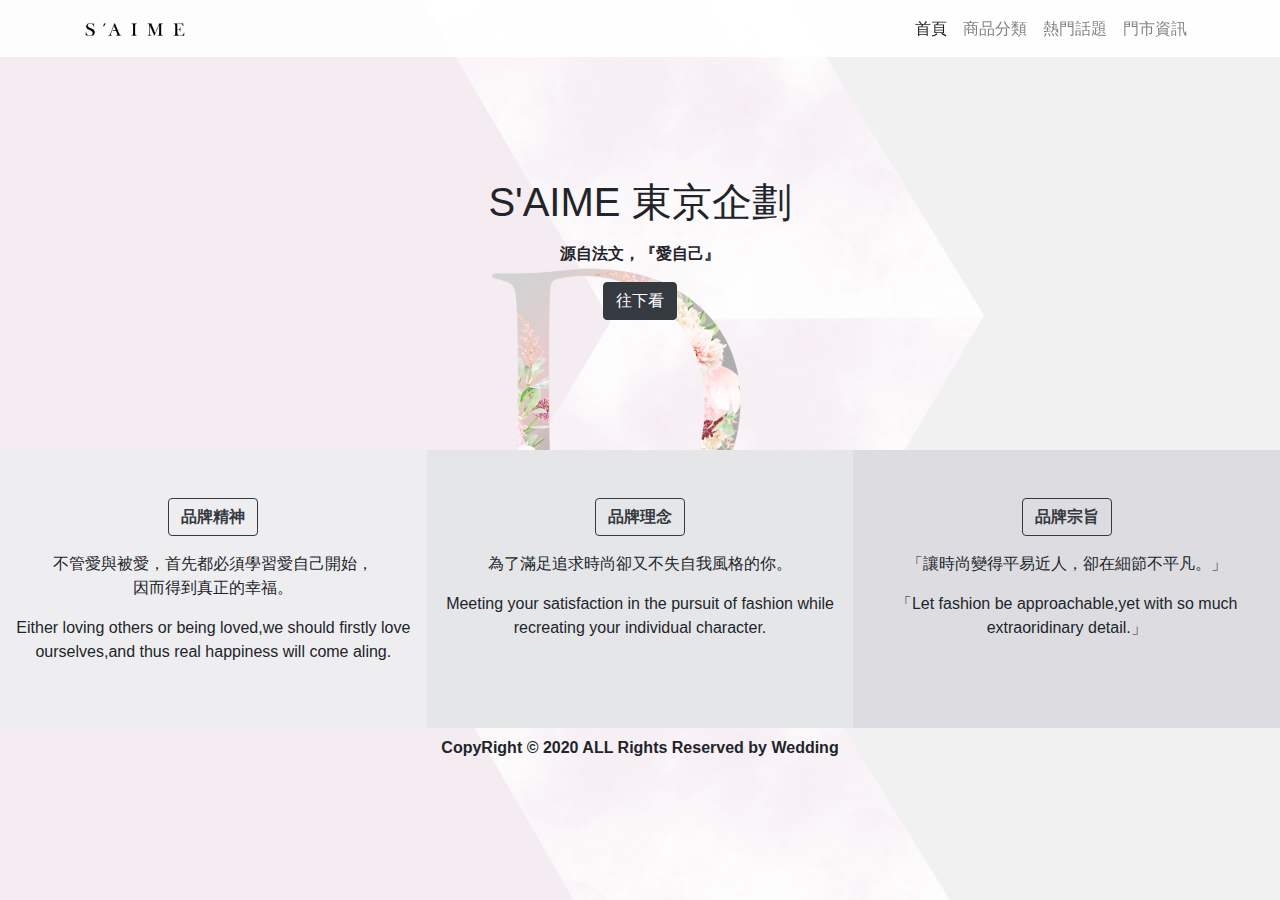
<file: index.html>
<!DOCTYPE html>
<html lang="en">
  <head>
    <title>S'AIME</title>
    <!-- Required meta tags -->
    <meta charset="utf-8" />
    <meta
      name="viewport"
      content="width=device-width, initial-scale=1, shrink-to-fit=no"
    />
    <link rel="stylesheet" href="css/index.css">
    <!-- Bootstrap CSS -->
    <link
      rel="stylesheet"
      href="https://stackpath.bootstrapcdn.com/bootstrap/4.3.1/css/bootstrap.min.css"
      integrity="sha384-ggOyR0iXCbMQv3Xipma34MD+dH/1fQ784/j6cY/iJTQUOhcWr7x9JvoRxT2MZw1T"
      crossorigin="anonymous"
    />
    <!-- Optional JavaScript -->
    <!-- jQuery first, then Popper.js, then Bootstrap JS -->
    <script
      src="https://code.jquery.com/jquery-3.3.1.slim.min.js"
      integrity="sha384-q8i/X+965DzO0rT7abK41JStQIAqVgRVzpbzo5smXKp4YfRvH+8abtTE1Pi6jizo"
      crossorigin="anonymous"
    ></script>
    <script
      src="https://cdnjs.cloudflare.com/ajax/libs/popper.js/1.14.7/umd/popper.min.js"
      integrity="sha384-UO2eT0CpHqdSJQ6hJty5KVphtPhzWj9WO1clHTMGa3JDZwrnQq4sF86dIHNDz0W1"
      crossorigin="anonymous"
    ></script>
    <script
      src="https://stackpath.bootstrapcdn.com/bootstrap/4.3.1/js/bootstrap.min.js"
      integrity="sha384-JjSmVgyd0p3pXB1rRibZUAYoIIy6OrQ6VrjIEaFf/nJGzIxFDsf4x0xIM+B07jRM"
      crossorigin="anonymous"
    ></script>
  </head>
  <body>
    <header>
      <nav class="navbar navbar-expand-lg navbar-light fixed-top">
        <div class="container">
            <a class="navbar-brand" href="#"><img src="images/logo.png" style="width: 100px;"></a>
            <button class="navbar-toggler" type="button" data-toggle="collapse" data-target="#navbarNav" aria-controls="navbarNav" aria-expanded="false" aria-label="Toggle navigation">
                <span class="navbar-toggler-icon"></span>
            </button>
            <div class="collapse navbar-collapse" id="navbarNav">
              <ul class="navbar-nav ml-auto">
                  <li class="nav-item active">
                    <a class="nav-link active" href="index.html">首頁</a>
                  </li>
                  <li class="nav-item">
                    <a class="nav-link" href="product.html">商品分類</a>
                  </li>
                  <li class="nav-item">
                    <a class="nav-link" href="hot.html">熱門話題</a>
                  </li>
                  <li class="nav-item">
                    <a class="nav-link" href="store.html">門市資訊</a>
                  </li>
              </ul>
            </div>
        </div>
      </nav>
    </header>
    <div id="banner">
      <div class="row no-gutters justify-content-center align-items-center">
        <div class="col-lg-6 text-center">
          <h1 class="mt-5">S'AIME 東京企劃</h1>
          <p class="mt-3" style="font-weight: bold;">源自法文，『愛自己』</p>
          <a href="#" class="btn btn-dark">往下看</a>
        </div>
      </div>
    </div>
    <div id="content" class="container-fluid">
      <div class="row text-center">
        <div class="col-lg py-5">
          <button type="button" class="btn btn-outline-dark" style="font-weight: bold;">品牌精神</button>
          <p class="mt-3">不管愛與被愛，首先都必須學習愛自己開始，<br>因而得到真正的幸福。</p>
          <p class=" mt-3">Either loving others or being loved,we should firstly love ourselves,and thus real happiness will come aling.</p>
        </div>
        <div class="col-lg py-5">
          <button type="button" class="btn btn-outline-dark" style="font-weight: bold;">品牌理念</button>
          <p class="mt-3">為了滿足追求時尚卻又不失自我風格的你。</p>
          <p class="mt-3">Meeting your satisfaction in the pursuit of fashion while recreating your individual character.</p>
        </div>
        <div class="col-lg py-5">
          <button type="button" class="btn btn-outline-dark" style="font-weight: bold;">品牌宗旨</button>
          <p class="mt-3">「讓時尚變得平易近人，卻在細節不平凡。」</p>
          <p class="mt-3">「Let fashion be approachable,yet with so much extraoridinary detail.」</p>
        </div>
      </div>
    </div>
    <footer class="text-center py-2" style="font-weight: bold;">
        CopyRight © 2020 ALL Rights Reserved by Wedding
    </footer>
  </body>
</html>
</file>
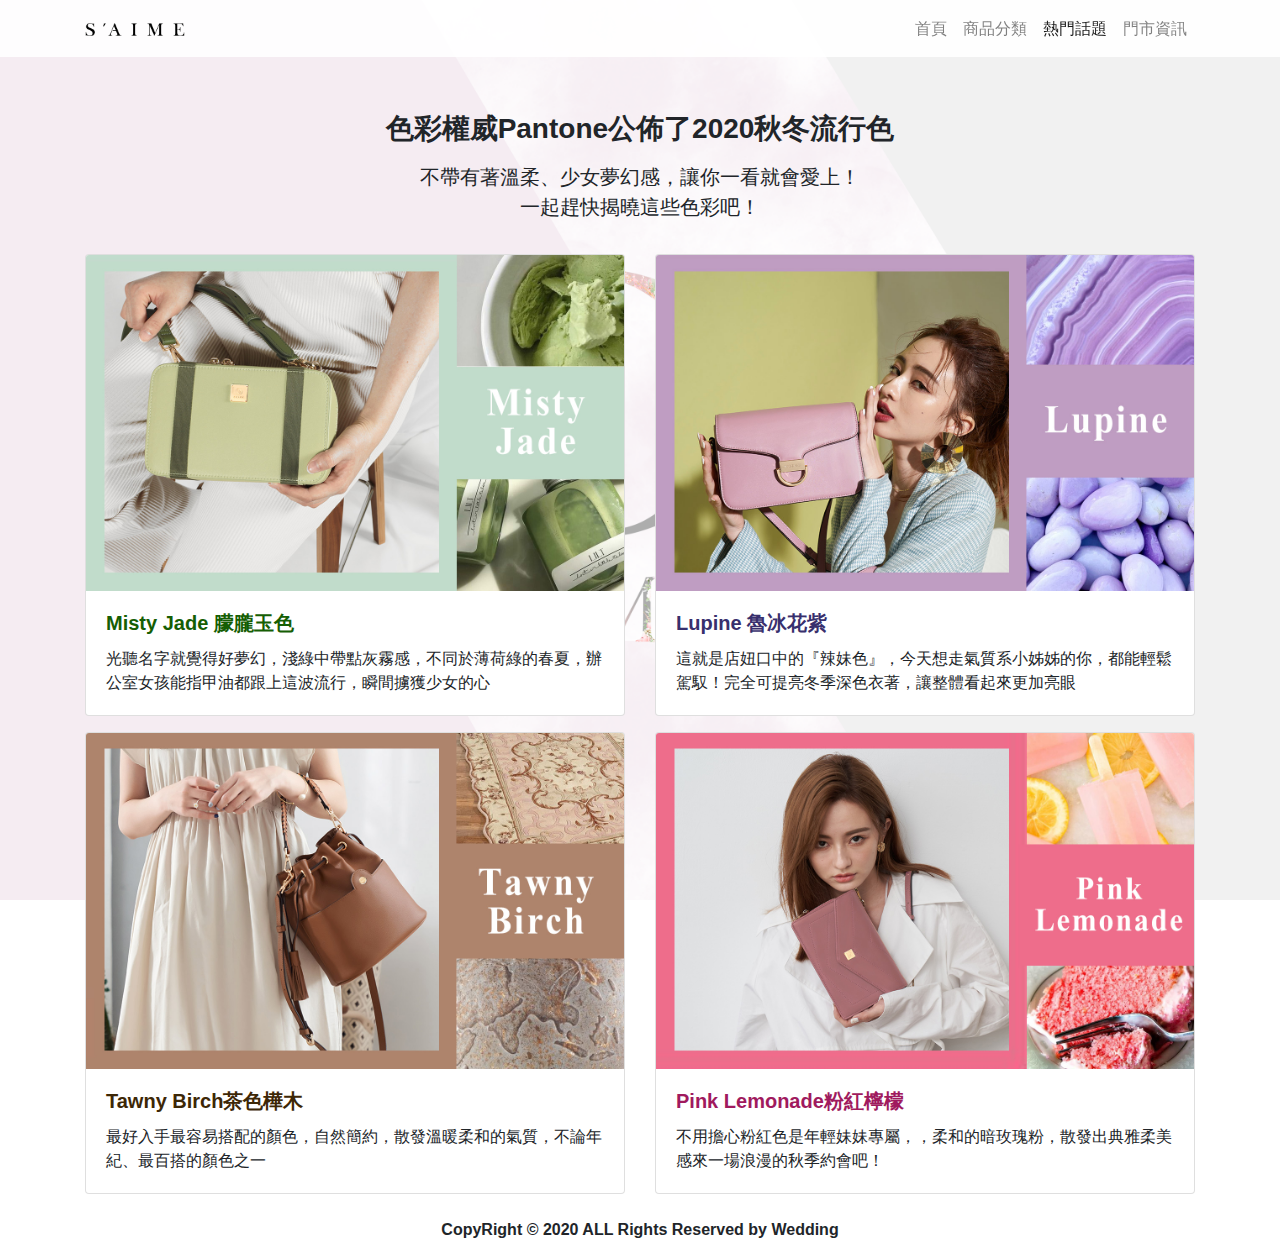
<file: hot.html>
<!DOCTYPE html>
<html lang="en">
  <head>
    <title>S'AIME</title>
    <!-- Required meta tags -->
    <meta charset="utf-8" />
    <meta
      name="viewport"
      content="width=device-width, initial-scale=1, shrink-to-fit=no"
    />
    <link rel="stylesheet" href="css/hot.css">
    <!-- Bootstrap CSS -->
    <link
      rel="stylesheet"
      href="https://stackpath.bootstrapcdn.com/bootstrap/4.3.1/css/bootstrap.min.css"
      integrity="sha384-ggOyR0iXCbMQv3Xipma34MD+dH/1fQ784/j6cY/iJTQUOhcWr7x9JvoRxT2MZw1T"
      crossorigin="anonymous"
    />
    <!-- Optional JavaScript -->
    <!-- jQuery first, then Popper.js, then Bootstrap JS -->
    <script
      src="https://code.jquery.com/jquery-3.3.1.slim.min.js"
      integrity="sha384-q8i/X+965DzO0rT7abK41JStQIAqVgRVzpbzo5smXKp4YfRvH+8abtTE1Pi6jizo"
      crossorigin="anonymous"
    ></script>
    <script
      src="https://cdnjs.cloudflare.com/ajax/libs/popper.js/1.14.7/umd/popper.min.js"
      integrity="sha384-UO2eT0CpHqdSJQ6hJty5KVphtPhzWj9WO1clHTMGa3JDZwrnQq4sF86dIHNDz0W1"
      crossorigin="anonymous"
    ></script>
    <script
      src="https://stackpath.bootstrapcdn.com/bootstrap/4.3.1/js/bootstrap.min.js"
      integrity="sha384-JjSmVgyd0p3pXB1rRibZUAYoIIy6OrQ6VrjIEaFf/nJGzIxFDsf4x0xIM+B07jRM"
      crossorigin="anonymous"
    ></script>
  </head>
  <header>
      <nav class="navbar navbar-expand-lg navbar-light fixed-top">
        <div class="container">
            <a class="navbar-brand" href="#"><img src="images/logo.png" style="width: 100px;"></a>
            <button class="navbar-toggler" type="button" data-toggle="collapse" data-target="#navbarNav" aria-controls="navbarNav" aria-expanded="false" aria-label="Toggle navigation">
                <span class="navbar-toggler-icon"></span>
            </button>
            <div class="collapse navbar-collapse" id="navbarNav">
              <ul class="navbar-nav ml-auto">
                  <li class="nav-item">
                    <a class="nav-link" href="index.html">首頁</a>
                  </li>
                  <li class="nav-item">
                    <a class="nav-link" href="product.html">商品分類</a>
                  </li>
                  <li class="nav-item active">
                    <a class="nav-link" href="hot.html">熱門話題</a>
                  </li>
                  <li class="nav-item">
                    <a class="nav-link" href="store.html">門市資訊</a>
                  </li>
              </ul>
            </div>
        </div>
      </nav> 
  </header>
  <div class="container mt-3" id="banner"></div>
  <div class="container my-3 d-flex justify-content-center">
    <div class="row">
        <div class="col-lg mt-5">
          <h4 class="mt-5" style="font-weight:bold;font-size:28px;">色彩權威Pantone公佈了2020秋冬流行色</h4>
          <p class="text-center my-3" style="font-size:20px;">不帶有著溫柔、少女夢幻感，讓你一看就會愛上！<br>一起趕快揭曉這些色彩吧！</p>
        </div>
    </div>
  </div>
  <div class="container">
      <div class="row d-flex justify-content-center">
          <div class="col-sm-6 col-md-6 mb-3">
            <div class="card align-self-center">
                <img src="images/green.jpg" class="card-img-top">
                <div class="card-body">
                  <h6 class="card-title" style="color:rgb(21, 94, 3); font-weight:bold;font-size:20px;">Misty Jade 朦朧玉色</h6>
                  <p class="card-text">光聽名字就覺得好夢幻，淺綠中帶點灰霧感，不同於薄荷綠的春夏，辦公室女孩能指甲油都跟上這波流行，瞬間擄獲少女的心</p>
                </div>
              </div>
          </div>
          <div class="col-sm-6 col-md-6 mb-3">
            <div class="card">
                <img src="images/prurple.jpg" class="card-img-top">
                <div class="card-body">
                    <h6 class="card-title" style="color:rgb(56, 47, 109); font-weight:bold;font-size:20px;">Lupine 魯冰花紫</h6>
                    <p class="card-text">這就是店妞口中的『辣妹色』，今天想走氣質系小姊姊的你，都能輕鬆駕馭！完全可提亮冬季深色衣著，讓整體看起來更加亮眼</p>
                </div>
            </div>
          </div>
          <div class="col-sm-6 col-md-6 mb-3">
            <div class="card">
                <img src="images/brown.jpg" class="card-img-top">
                <div class="card-body">
                    <h6 class="card-title" style="color:rgb(61, 39, 6); font-weight:bold;font-size:20px;">Tawny Birch茶色樺木</h6>
                    <p class="card-text">最好入手最容易搭配的顏色，自然簡約，散發溫暖柔和的氣質，不論年紀、最百搭的顏色之一</p>
                </div>
            </div>
          </div>
          <div class="col-sm-6 col-md-6 mb-3">
            <div class="card">
                <img src="images/pink.jpg" class="card-img-top">
                <div class="card-body">
                    <h6 class="card-title" style="color:rgb(160, 26, 94); font-weight:bold;font-size:20px;">Pink Lemonade粉紅檸檬</h6>
                    <p class="card-text">不用擔心粉紅色是年輕妹妹專屬，，柔和的暗玫瑰粉，散發出典雅柔美感來一場浪漫的秋季約會吧！</p>
                </div>
            </div>
          </div>
        </div>
    </div>
    <footer class="text-center py-2">
        CopyRight © 2020 ALL Rights Reserved by Wedding
    </footer>
</html>
</file>
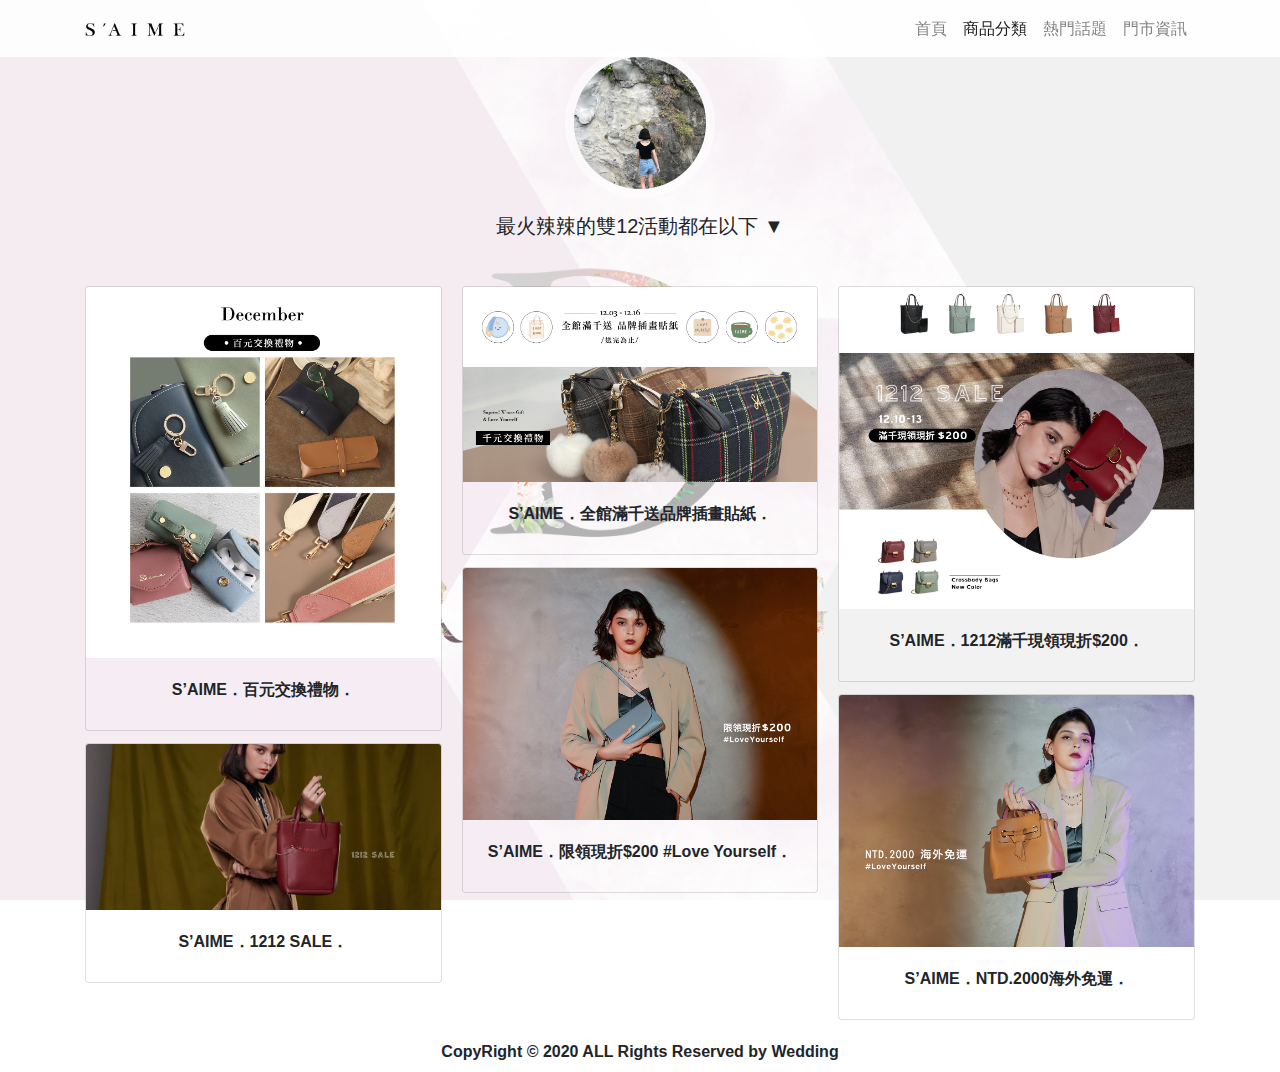
<file: product.html>
<!DOCTYPE html>
<html lang="en">
  <head>
    <title>S'AIME</title>
    <!-- Required meta tags -->
    <meta charset="utf-8" />
    <meta
      name="viewport"
      content="width=device-width, initial-scale=1, shrink-to-fit=no"
    />
    <link rel="stylesheet" href="css/product.css">
    <!-- Bootstrap CSS -->
    <link
      rel="stylesheet"
      href="https://stackpath.bootstrapcdn.com/bootstrap/4.3.1/css/bootstrap.min.css"
      integrity="sha384-ggOyR0iXCbMQv3Xipma34MD+dH/1fQ784/j6cY/iJTQUOhcWr7x9JvoRxT2MZw1T"
      crossorigin="anonymous"
    />
    <!-- Optional JavaScript -->
    <!-- jQuery first, then Popper.js, then Bootstrap JS -->
    <script
      src="https://code.jquery.com/jquery-3.3.1.slim.min.js"
      integrity="sha384-q8i/X+965DzO0rT7abK41JStQIAqVgRVzpbzo5smXKp4YfRvH+8abtTE1Pi6jizo"
      crossorigin="anonymous"
    ></script>
    <script
      src="https://cdnjs.cloudflare.com/ajax/libs/popper.js/1.14.7/umd/popper.min.js"
      integrity="sha384-UO2eT0CpHqdSJQ6hJty5KVphtPhzWj9WO1clHTMGa3JDZwrnQq4sF86dIHNDz0W1"
      crossorigin="anonymous"
    ></script>
    <script
      src="https://stackpath.bootstrapcdn.com/bootstrap/4.3.1/js/bootstrap.min.js"
      integrity="sha384-JjSmVgyd0p3pXB1rRibZUAYoIIy6OrQ6VrjIEaFf/nJGzIxFDsf4x0xIM+B07jRM"
      crossorigin="anonymous"
    ></script>
  </head>
  <body>
    <header>
    <nav class="navbar navbar-expand-lg navbar-light fixed-top">
      <div class="container">
          <a class="navbar-brand" href="#"><img src="images/logo.png" style="width: 100px;"></a>
          <button class="navbar-toggler" type="button" data-toggle="collapse" data-target="#navbarNav" aria-controls="navbarNav" aria-expanded="false" aria-label="Toggle navigation">
              <span class="navbar-toggler-icon"></span>
          </button>
          <div class="collapse navbar-collapse" id="navbarNav">
            <ul class="navbar-nav ml-auto">
                <li class="nav-item">
                  <a class="nav-link" href="index.html">首頁</a>
                </li>
                <li class="nav-item active">
                  <a class="nav-link" href="product.html">商品分類</a>
                </li>
                <li class="nav-item">
                  <a class="nav-link" href="hot.html">熱門話題</a>
                </li>
                <li class="nav-item">
                  <a class="nav-link" href="store.html">門市資訊</a>
                </li>
            </ul>
          </div>
      </div>
    </nav>
        <img src="images/avatar.jpg" class="mt-5 rounded-circle mx-auto d-block" id="photo">
        <h5 class="text-center mt-3">最火辣辣的雙12活動都在以下 ▼</h5>
    </header>
      <div class="container mt-5">
        <div class="card-columns">
            <div class="card text-center">
                <img src="images/1.jpg" class="card-img-top">
                <div class="card-body">
                  <p class="card-text">S’AIME．百元交換禮物．</p>
                </div>
            </div>
            <div class="card text-center">
              <img src="images/6.jpg" class="card-img-top">
              <div class="card-body">
                <p class="card-text">S’AIME．1212 SALE．</p>
              </div>
          </div>
          <div class="card text-center">
            <img src="images/3.jpg" class="card-img-top">
            <div class="card-body">
              <p class="card-text">S’AIME．全館滿千送品牌插畫貼紙．</p>
            </div>
        </div>
        <div class="card text-center">
          <img src="images/4.jpg" class="card-img-top">
          <div class="card-body">
            <p class="card-text">S’AIME．限領現折$200 #Love Yourself．</p>
          </div>
        </div>
        <div class="card text-center">
          <img src="images/5.jpg" class="card-img-top">
          <div class="card-body">
            <p class="card-text">S’AIME．1212滿千現領現折$200．</p>
          </div>
        </div>
        <div class="card text-center">
          <img src="images/2.jpg" class="card-img-top">
          <div class="card-body">
            <p class="card-text">S’AIME．NTD.2000海外免運．</p>
          </div>
      </div>
      </div>
    </div>
    <footer class="text-center py-2">
      CopyRight © 2020 ALL Rights Reserved by Wedding
    </footer>
  </body>
</html>
</file>
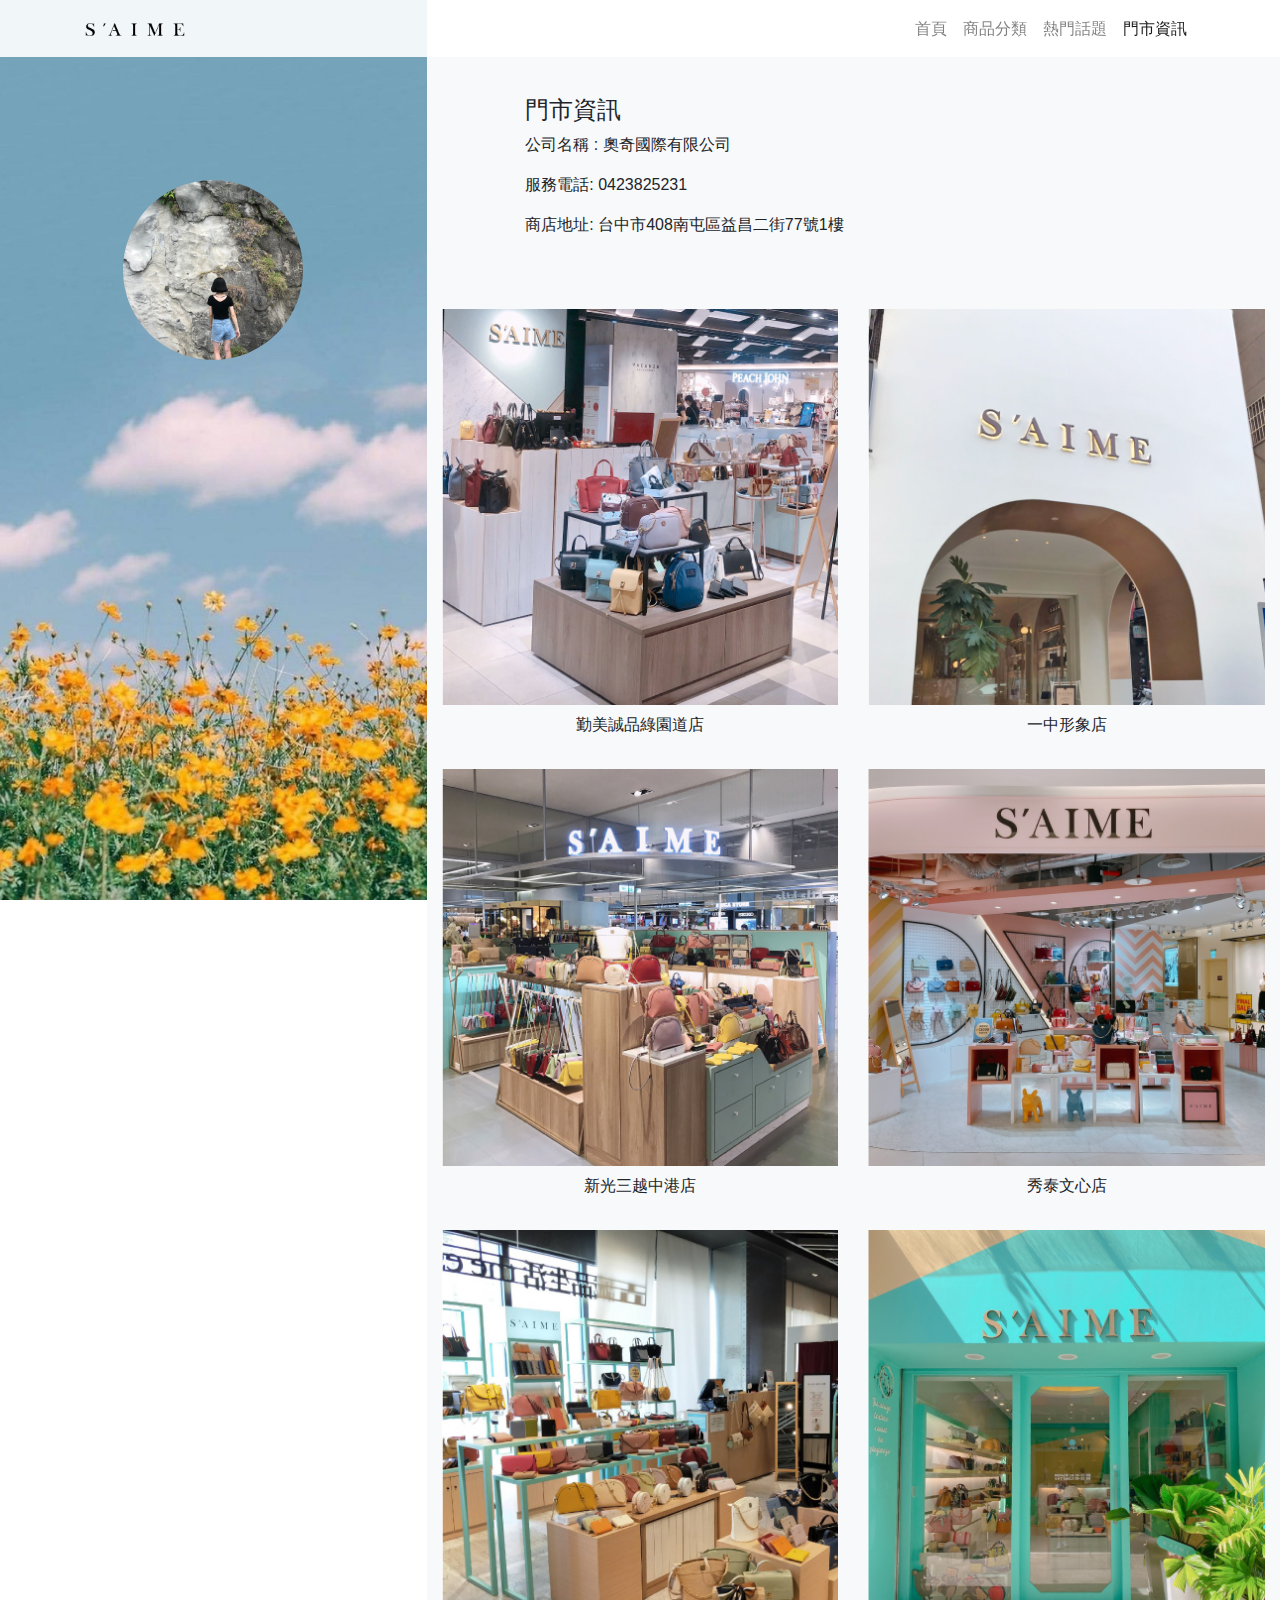
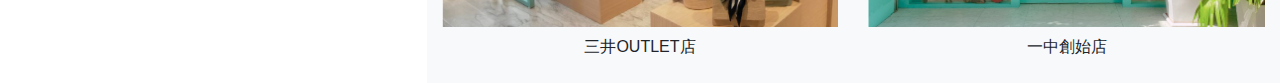
<file: store.html>
<!DOCTYPE html>
<html lang="en">
  <head>
    <title>S'AIME</title>
    <!-- Required meta tags -->
    <meta charset="utf-8" />
    <meta
      name="viewport"
      content="width=device-width, initial-scale=1, shrink-to-fit=no"
    />
    <link rel="stylesheet" href="css/store.css">
    <!-- Bootstrap CSS -->
    <link
      rel="stylesheet"
      href="https://stackpath.bootstrapcdn.com/bootstrap/4.3.1/css/bootstrap.min.css"
      integrity="sha384-ggOyR0iXCbMQv3Xipma34MD+dH/1fQ784/j6cY/iJTQUOhcWr7x9JvoRxT2MZw1T"
      crossorigin="anonymous"
    />
    <!-- Optional JavaScript -->
    <!-- jQuery first, then Popper.js, then Bootstrap JS -->
    <script
      src="https://code.jquery.com/jquery-3.3.1.slim.min.js"
      integrity="sha384-q8i/X+965DzO0rT7abK41JStQIAqVgRVzpbzo5smXKp4YfRvH+8abtTE1Pi6jizo"
      crossorigin="anonymous"
    ></script>
    <script
      src="https://cdnjs.cloudflare.com/ajax/libs/popper.js/1.14.7/umd/popper.min.js"
      integrity="sha384-UO2eT0CpHqdSJQ6hJty5KVphtPhzWj9WO1clHTMGa3JDZwrnQq4sF86dIHNDz0W1"
      crossorigin="anonymous"
    ></script>
    <script
      src="https://stackpath.bootstrapcdn.com/bootstrap/4.3.1/js/bootstrap.min.js"
      integrity="sha384-JjSmVgyd0p3pXB1rRibZUAYoIIy6OrQ6VrjIEaFf/nJGzIxFDsf4x0xIM+B07jRM"
      crossorigin="anonymous"
    ></script>
  </head>
  <body>
    <nav class="navbar navbar-expand-lg navbar-light fixed-top">
      <div class="container">
          <a class="navbar-brand" href="#"><img src="images/logo.png" style="width: 100px;"></a>
          <button class="navbar-toggler" type="button" data-toggle="collapse" data-target="#navbarNav" aria-controls="navbarNav" aria-expanded="false" aria-label="Toggle navigation">
              <span class="navbar-toggler-icon"></span>
          </button>
          <div class="collapse navbar-collapse" id="navbarNav">
            <ul class="navbar-nav ml-auto">
                <li class="nav-item">
                  <a class="nav-link" href="index.html">首頁</a>
                </li>
                <li class="nav-item">
                  <a class="nav-link" href="product.html">商品分類</a>
                </li>
                <li class="nav-item">
                  <a class="nav-link" href="hot.html">熱門話題</a>
                </li>
                <li class="nav-item active">
                  <a class="nav-link" href="store.html">門市資訊</a>
                </li>
            </ul>
          </div>
      </div>
    </nav>
      <div class="container-fluid">
          <div class="row">
              <div class="col-lg-4" id="about">
                  <div class="row justify-content-center align-items-center" id="people">
                      <div>
                          <img src="images/avatar.jpg" class="rounded-circle my-3" id="photo">
                      </div>
                  </div>
              </div>
              <div class="col-lg-8 bg-light offset-lg-4">
                  <div class="col-lg-10 mx-auto py-5">
                    <h4 class="mt-5">門市資訊</h4>
                    <p>公司名稱 : 奧奇國際有限公司</p>
                    <p>服務電話: 0423825231</p>
                    <p>商店地址: 台中市408南屯區益昌二街77號1樓</p>
                  </div>
                  <div class="row">
                    <div class="col-sm my-2">
                        <img src="images/11.jpg" class="img-fluid">
                        <p class="text-center mt-2">勤美誠品綠園道店</p>
                    </div>
                    <div class="col-sm my-2">
                        <img src="images/12.jpg" class="img-fluid">
                        <p class="text-center mt-2">一中形象店</p>
                    </div>
                    <div class="w-100"></div>
                    <div class="col-sm my-2">
                        <img src="images/13.jpg" class="img-fluid">
                        <p class="text-center mt-2">新光三越中港店</p>
                    </div>
                    <div class="col-sm my-2">
                        <img src="images/14.jpg" class="img-fluid">
                        <p class="text-center mt-2">秀泰文心店</p>
                    </div>
                    <div class="w-100"></div>
                    <div class="col-sm my-2">
                        <img src="images/15.jpg" class="img-fluid">
                        <p class="text-center mt-2">三井OUTLET店</p>
                    </div>
                    <div class="col-sm my-2">
                        <img src="images/16.jpg" class="img-fluid">
                        <p class="text-center mt-2">一中創始店</p>
                    </div>
                  </div>
              </div>
          </div>
      </div>
  </body>
</html>
</file>
<file: css/index.css>
body {
    font-family: Micorsoft JhengHei;
    background-image:url(../images/bg.png);
    background-repeat: no-repeat;
    background-attachment: fixed;
    background-position: center center;
    background-size: cover;
}
nav {
    background-color: rgba(255,255,255,0.9);
}
#banner {
    height: 50vh;
}
#banner>.row {
    height: 50vh;
}
#content {
    background-color: #545669;
}
.row .col-lg:nth-child(1) {
    background-color: rgba(255,255,255,0.9);
}
.row .col-lg:nth-child(2) {
    background-color: rgba(255,255,255,0.85);
}
.row .col-lg:nth-child(3) {
    background-color: rgba(255,255,255,0.8);
}
</file>
<file: css/hot.css>
body {
    font-family: Microsoft JhengHei;
}
body {
    font-family: Micorsoft JhengHei;
    background-image:url(../images/bg.png) ;
    background-repeat: no-repeat;
    background-attachment: fixed;
    background-position: center center;
    background-size: cover;
}
nav {
    background-color: rgba(255,255,255,0.9);
}
#info {
    background-color:#edd7c2;
}
footer {
    background-color: rgba(255,255,255,0.075);
    font-weight: bold;
}
</file>
<file: css/product.css>
body {
    font-family: Micorsoft JhengHei;
    background-image:url(../images/bg.png) ;
    background-repeat: no-repeat;
    background-attachment: fixed;
    background-position: center center;
    background-size: cover;
}
nav {
    background-color: rgba(255,255,255,0.9);
}
#photo {
    width: 150px;
    padding:8px;
    border:solid 1px rgba(255,255,255,0.25);
    background-color: rgba(255,255,255,0.5);;
}
.container .card {
    background-color: rgba(255,255,255,0.075);
    padding:0rem 0rem 0.5rem 0rem;
    font-weight: bold;
}
.card-body {
    padding:0.8rem 0rem 0rem 0rem;
}
footer {
    background-color: rgba(255,255,255,0.075);
    font-weight: bold;
}
</file>
<file: css/store.css>
body {
    font-family: Micorsoft JhengHei;
    background-image:url(../images/bg.png);
    background-repeat: no-repeat;
    background-attachment: fixed;
    background-position: center center;
    background-size: cover;
}
nav {
    background-color: rgba(255,255,255,0.9);
}
#about {
    position: fixed;
    background-image: url(../images/phone.jpg);
    background-repeat: no-repeat;
    background-position: center center;
    background-size: cover;
    height: 100vh;
}
#photo {
    height: 20vh;
}
#people {
    height: 60vh;
}
@media (max-width:991.5px) {
    #people {
        height: 30vh;
    }
    #about {
        position: static;
        height: 30vh;
    }
}
</file>
